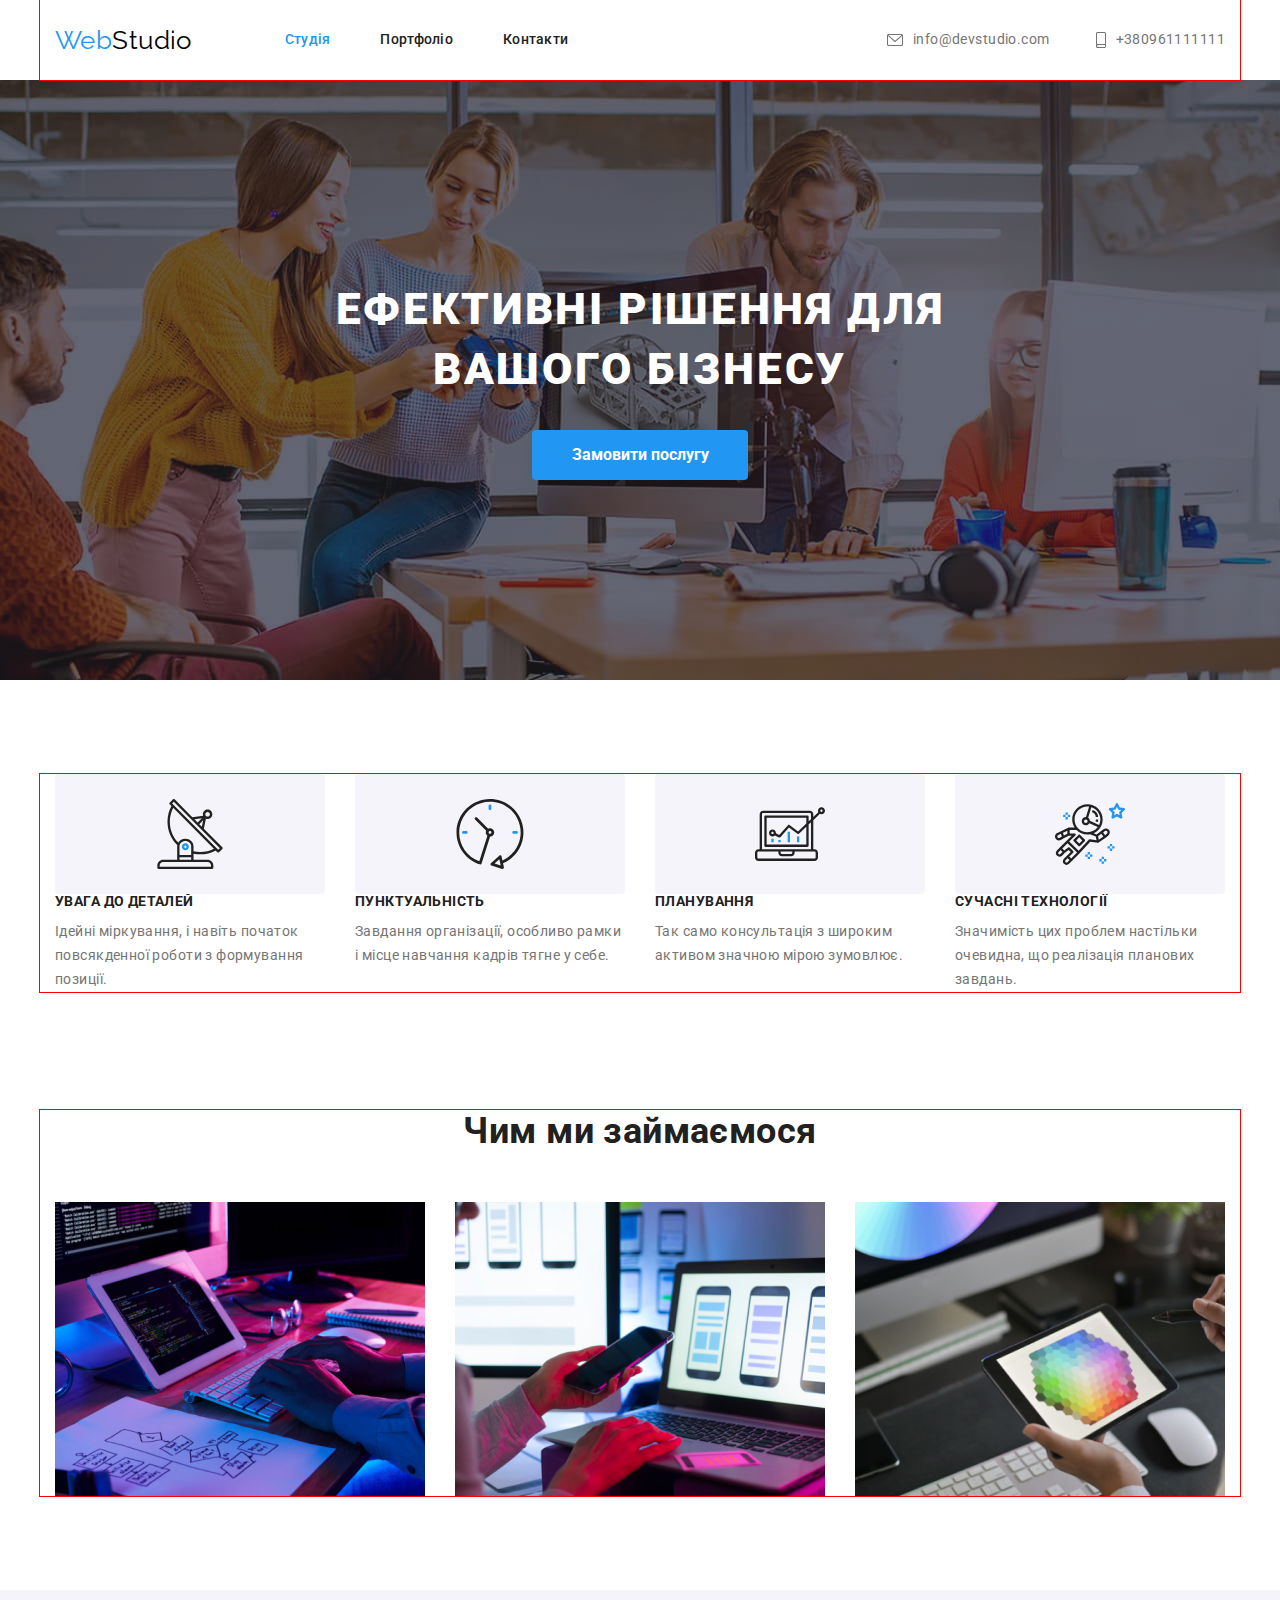
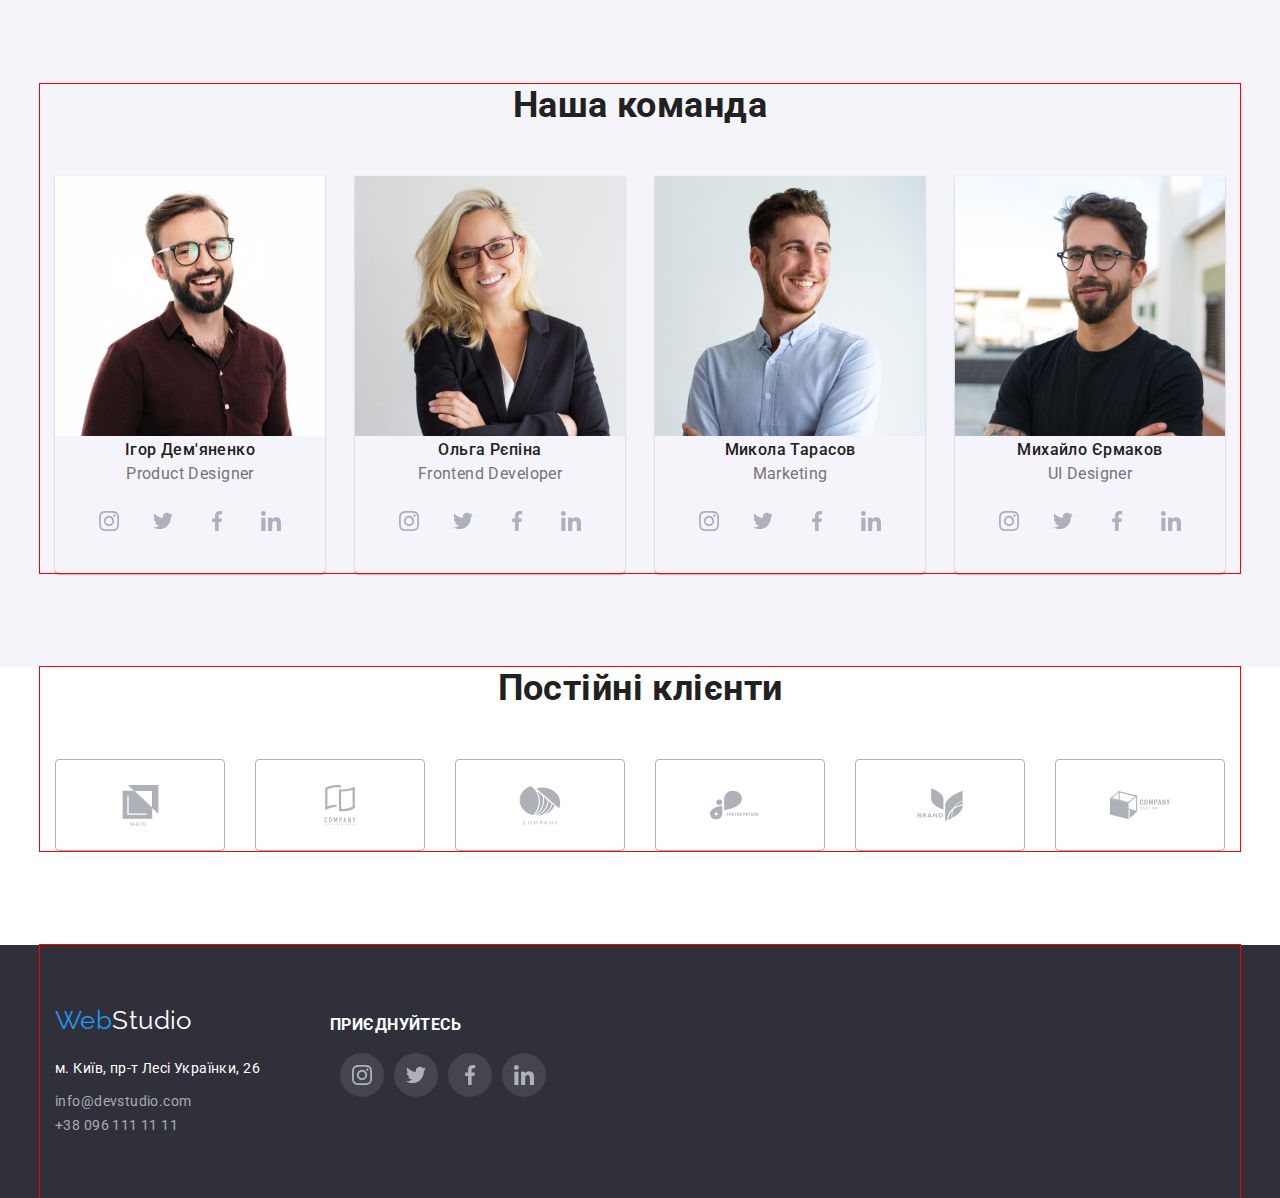
<file: index.html>
<!DOCTYPE html>
<html lang="uk">
  <head>
    <meta charset="UTF-8" />
    <meta http-equiv="X-UA-Compatible" content="IE=edge" />
    <meta name="viewport" content="width=device-width, initial-scale=1.0" />
    <title>Document</title>
    <!-- шрифти -->
    <link rel="preconnect" href="https://fonts.googleapis.com" />
    <link rel="preconnect" href="https://fonts.gstatic.com" crossorigin />
    <link href="https://fonts.googleapis.com/css2?family=Raleway:wght@700&family=Roboto:wght@400;500;700;900&display=swap" rel="stylesheet" />
    <link
      rel="stylesheet"
      href="https://cdnjs.cloudflare.com/ajax/libs/modern-normalize/1.1.0/modern-normalize.min.css"/>
    <link rel="stylesheet" href="./css/styles.css" />
  </head>
  <body>
    <!-- Шапка -->
    <header>
      <div class="main-nav conteiner">
        <a href="./index.html" class="logo">Web<span class="accent">Studio</span></a>
        <nav >
          <ul class="site-nav list">
            <li class="item"><a href="./index.html" class="current link">Студія</a></li>
            <li class="item"><a href="./portfolio.html" class="link">Портфоліо</a></li>
            <li class="item"><a href="" class="link">Контакти</a></li>
          </ul>
        </nav>

        
        <ul class="connection list">
          <li class="item mail">
            <a href="mailto:info@devstudio.com">
              <svg class="cnt-icon"  width="16" height="16" >
                <use href="./images/symbol-defs.svg#icon-mail">
                </use>
              </svg>info@devstudio.com</a>
            </li>

          <li class="item phone">
            <a href="tel:+380961111111">
              <svg class="cnt-icon" width="16px" height="16px" viewBox="-3 0 16 16">
                <use href="./images/symbol-defs.svg#icon-smartphone">
                </use>
              </svg>+380961111111</a>
            </li>


        </ul>
      </div>
    </header>
    <main>
      <!-- герой -->
      <div>
        <section class="hero">
          <h1 class="hero-title">
            Ефективні рішення для <br />
            вашого бізнесу
          </h1>
          <button type="button" class="button">Замовити послугу</button>
        </section>
      </div>

      <!-- переваги(прихований заголовок) -->

      <section >
        <div class="conteiner">
          <!-- <h2 class="section-title">Переваги</h2> -->
        <ul class="feature list">
          <li class="feature-content">
            <div class="wrapper"><svg class="icon">
                <use href="./images/symbol-defs.svg#icon-antenna">
                </use>
              </svg></div>
            <h3 class="title">УВАГА ДО ДЕТАЛЕЙ</h3>
            <p class="text">Ідейні міркування, і навіть початок повсякденної роботи з формування позиції.</p>
          </li>
          <li class="feature-content">
            <div class="wrapper"><svg class="icon">
                <use href="./images/symbol-defs.svg#icon-clock">
                </use>
              </svg></div>
            <h3 class="title">ПУНКТУАЛЬНІСТЬ</h3>
            <p class="text">Завдання організації, особливо рамки і місце навчання кадрів тягне у себе.</p>
          </li>
          <li class="feature-content">
            <div class="wrapper"><svg class="icon">
                <use href="./images/symbol-defs.svg#icon-diagram">
                </use>
              </svg></div>
            <h3 class="title">ПЛАНУВАННЯ</h3>
            <p class="text">Так само консультація з широким активом значною мірою зумовлює.</p>
          </li>
          <li class="feature-content">
            <div class="wrapper"><svg class="icon">
                <use href="./images/symbol-defs.svg#icon-astronaut">
                </use>
              </svg></div>
            <h3 class="title">СУЧАСНІ ТЕХНОЛОГІЇ</h3>
            <p class="text">Значимість цих проблем настільки очевидна, що реалізація планових завдань.</p>
          </li>
        </ul>
        </div>
        
      </section>
      <!-- Рід занять -->

      <section class="section">
        <div class="conteiner">
          <h2 class="section-title">Чим ми займаємося</h2>
        <ul class="foto list">
          <li>
            <a href="https://kvshop.com.ua/">
              <img src="./images/foto_section/img.png" alt="Прорамування" width="370" />
            </a>
            <div class="subtitle">
            <span>десктопні Додатки</span>
            </div>
          </li>
          <li>
            <a href="https://kvshop.com.ua/">
              <img src="./images/foto_section/img-(1).png" alt="Мобільна розробка" width="370" />
            </a>
            <div class="subtitle">
            <span>Мобільні додатки</span>
            </div>
          </li>
          <li>
            <a href="https://kvshop.com.ua/">
              <img src="./images/foto_section/img-(2).png" alt="Веб дизайн" width="370"/>
              <div class="subtitle">
            <span>Дизайнерські рішення</span>
            </div>
            </a>
          </li>
        </div>
        
      </section>

      <!-- Команда -->
      <section class="team">
        <div class="conteiner">
          <h2 class="section-title">Наша команда</h2>
        <ul class="team-list list">
          <li class="team-card">
            <img src="./images/foto-coach/img_Igor.jpg" alt="вчитель чоловік" width="270" />
            <h3 class="name-person">Ігор Дем'яненко</h3>
            <p lang="en" class="position">Product Designer</p>
            <ul class="socials list">
              <li><a href="https://www.instagram.com/"><svg class="icon"><use href="./images/symbol-defs.svg#icon-instagram"></use> </svg></a></li>
              <li><a href="https://twitter.com/"><svg class="icon"><use href="./images/symbol-defs.svg#icon-twitter"></use> </svg></a></li>
              <li><a href="https://www.facebook.com/"><svg class="icon"><use href="./images/symbol-defs.svg#icon-facebook"></use> </svg></a></li>
              <li><a href="https://www.linkedin.com/"><svg class="icon"><use href="./images/symbol-defs.svg#icon-linkedin"></use> </svg></a></li>
            </ul>
          </li>
          <li class="team-card">
            <img src="./images/foto-coach/img_Olha.jpg" alt="вчитель жінка" width="270" />
            <h3 class="name-person">Ольга Рєпіна</h3>
            <p lang="en" class="position">Frontend Developer</p>
            <ul class="socials list">
              <li><a href="https://www.instagram.com/"><svg class="icon"><use href="./images/symbol-defs.svg#icon-instagram"></use> </svg></a></li>
              <li><a href="https://twitter.com/"><svg class="icon"><use href="./images/symbol-defs.svg#icon-twitter"></use> </svg></a></li>
              <li><a href="https://www.facebook.com/"><svg class="icon"><use href="./images/symbol-defs.svg#icon-facebook"></use> </svg></a></li>
              <li><a href="https://www.linkedin.com/"><svg class="icon"><use href="./images/symbol-defs.svg#icon-linkedin"></use> </svg></a></li>
            </ul>
          </li>
          <li class="team-card">
            <img src="./images/foto-coach/img_Mykola.jpg" alt="вчитель чоловік" width="270" />
            <h3 class="name-person">Микола Тарасов</h3>
            <p lang="en" class="position">Marketing</p>
            <ul class="socials list">
              <li><a href="https://www.instagram.com/"><svg class="icon"><use href="./images/symbol-defs.svg#icon-instagram"></use> </svg></a></li>
              <li><a href="https://twitter.com/"><svg class="icon"><use href="./images/symbol-defs.svg#icon-twitter"></use> </svg></a></li>
              <li><a href="https://www.facebook.com/"><svg class="icon"><use href="./images/symbol-defs.svg#icon-facebook"></use> </svg></a></li>
              <li><a href="https://www.linkedin.com/"><svg class="icon"><use href="./images/symbol-defs.svg#icon-linkedin"></use> </svg></a></li>
            </ul>
          </li>
          <li class="team-card">
            <img src="./images/foto-coach/img_Mykhaylo.jpg" alt="вчитель чоловік" width="270" />
            <h3 class="name-person">Михайло Єрмаков</h3>
            <p lang="en" class="position">UI Designer</p>
            <ul class="socials list">
              <li><a href="https://www.instagram.com/"><svg class="icon"><use href="./images/symbol-defs.svg#icon-instagram"></use></svg></a></li>
              <li><a href="https://twitter.com/"><svg class="icon"><use href="./images/symbol-defs.svg#icon-twitter"></use> </svg></a></li>
              <li><a href="https://www.facebook.com/"><svg class="icon"><use href="./images/symbol-defs.svg#icon-facebook"></use></svg></a></li>
              <li><a href="https://www.linkedin.com/"><svg class="icon"><use href="./images/symbol-defs.svg#icon-linkedin"></use></svg></a></li>
            </ul>
          </li>
        </ul>
        </div>
       
      </section>
    </main>

    <section>
    <div class="conteiner">
    <h2 class="section-title">Постійні клієнти</h2>
    <ul class="clients list">
      <li><a href=""><svg class="clients-icon" width="41" height="47"><use href="./images/symbol-defs.svg#icon-ya-go"></use></svg></a></li>
      <li><a href=""><svg class="clients-icon" width="40px" height="52px"><use href="./images/symbol-defs.svg#icon-tagline"></use></svg></a></li>
      <li><a href=""><svg class="clients-icon" width="44px" height="42px"><use href="./images/symbol-defs.svg#icon-company"></use></svg></a></li>
      <li><a href=""><svg class="clients-icon" width="106px" height="60px"><use href="./images/symbol-defs.svg#icon-foster"></use></svg></a></li>
      <li><a href=""><svg class="clients-icon" width="62.54px" height="45.43px"><use href="./images/symbol-defs.svg#icon-brand"></use></svg></a></li>
      <li><a href=""><svg class="clients-icon" width="106" height="60px"><use href="./images/symbol-defs.svg#icon-tag-line"></use></svg></a></li>
    </ul>
    </div>
    </section>

    <!-- Підвал -->
    <footer class="footer">
      <div class="conteiner">
        <div class="adres">
            <a href="./index.html" class="logo">Web<span class="accentnew">Studio</span></a>
             <address>
               <p class="fiz-address">м. Київ, пр-т Лесі Українки, 26</p>
               <a href="mailto:info@devstudio.com" class="link-footer list">info@devstudio.com</a>
               <br />
               <a href="tell:+38 096 111 11 11" class="link-footer list">+38 096 111 11 11</a>
              </address>
              </div>
              <div class="socials-footer">
                <h3>Приєднуйтесь</h3>
                <ul class="socials list">
              <li><a href="https://www.instagram.com/"><svg class="icon"><use href="./images/symbol-defs.svg#icon-instagram"></use></svg></a></li>
              <li><a href="https://twitter.com/"><svg class="icon"><use href="./images/symbol-defs.svg#icon-twitter"></use> </svg></a></li>
              <li><a href="https://www.facebook.com/"><svg class="icon"><use href="./images/symbol-defs.svg#icon-facebook"></use></svg></a></li>
              <li><a href="https://www.linkedin.com/"><svg class="icon"><use href="./images/symbol-defs.svg#icon-linkedin"></use></svg></a></li>
               </ul>
              </div>
      </div>
    </footer>
  </body>
</html>
</file>
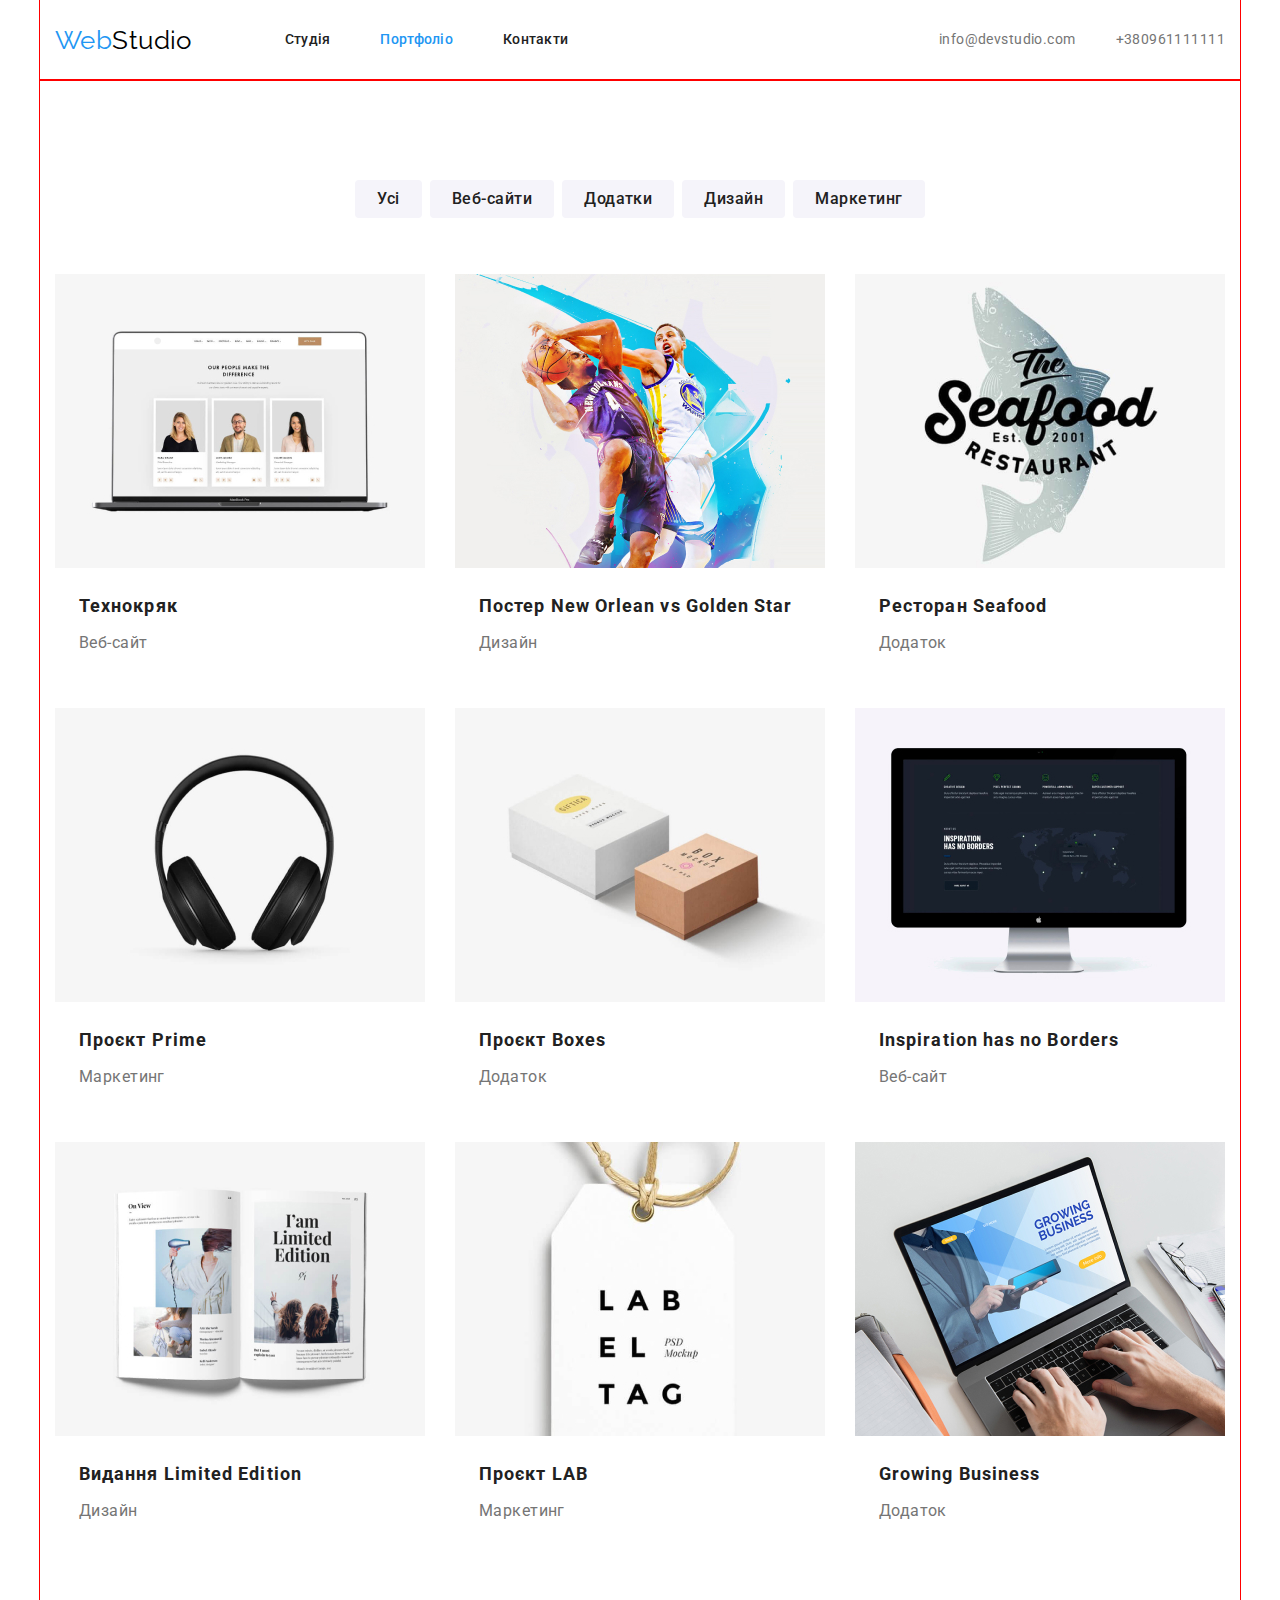
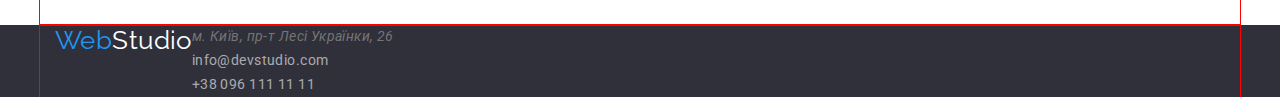
<file: portfolio.html>
<!DOCTYPE html>
<html lang="uk">
  <head>
    <meta charset="UTF-8" />
    <meta http-equiv="X-UA-Compatible" content="IE=edge" />
    <meta name="viewport" content="width=device-width, initial-scale=1.0" />
    <title>Document</title>
    <!-- шрифти -->
    <link rel="preconnect" href="https://fonts.googleapis.com" />
    <link rel="preconnect" href="https://fonts.gstatic.com" crossorigin />
    <link href="https://fonts.googleapis.com/css2?family=Raleway:wght@700&family=Roboto:wght@400;500;700;900&display=swap" rel="stylesheet" />
    <link rel="stylesheet" href="https://cdnjs.cloudflare.com/ajax/libs/modern-normalize/1.1.0/modern-normalize.min.css" />
    <link rel="stylesheet" href="./css/styles.css" />
  </head>
  <body>
    <!-- Шапка -->
    <header>
      <div class="main-nav conteiner">
        <a href="./index.html" class="logo">Web<span class="accent">Studio</span></a>
        <nav>
          <ul class="site-nav list">
            <li class="item"><a href="./index.html" class="link">Студія</a></li>
            <li class="item"><a href="./portfolio.html" class="current link">Портфоліо</a></li>
            <li class="item"><a href="" class="link">Контакти</a></li>
          </ul>
        </nav>

        <ul class="connection list">
          <li class="item">
            <a href="mailto:info@devstudio.com">info@devstudio.com</a>
          </li>
          <li class="item"><a href="tel:+380961111111">+380961111111</a></li>
        </ul>
      </div>
    </header>

    <main>
      <div class="conteiner">
        <section class="main-project">
          <!-- <h1>Приклади робіт</h1> -->
          <div class="buttonALL">
            <button type="button" class="buttonTabs">Усі</button>
            <button type="button" class="buttonTabs">Веб-сайти</button>
            <button type="button" class="buttonTabs">Додатки</button>
            <button type="button" class="buttonTabs">Дизайн</button>
            <button type="button" class="buttonTabs">Маркетинг</button>
          </div>
          <ul class="project list">
            <li class="item">
              <div class="wrapper">
                <img src="./images/img-portfolio/img1.jpg" alt="Веб сайт" width="370" />
                <p class="content">
                  Ресурс пропонує комплексні пропозиції з різним рівнем функціоналу та сервісів. Все це дозволить відвідувачу отримати вичерпні
                  відомості про компанію чи приватну особу.
                </p>
              </div>
              <h2 class="title">Технокряк</h2>
              <p class="typography">Веб-сайт</p>
            </li>

            <li class="item">
              <div class="wrapper">
                <img src="./images/img-portfolio/img2.jpg" alt="Баскетбол" width="370" />
                <p class="content">
                  Ресурс пропонує комплексні пропозиції з різним рівнем функціоналу та сервісів. Все це дозволить відвідувачу отримати вичерпні
                  відомості про компанію чи приватну особу.
                </p>
              </div>
              <h2 class="title">Постер New Orlean vs Golden Star</h2>
              <p class="typography">Дизайн</p>
            </li>

            <li class="item">
              <div class="wrapper">
                <img src="./images/img-portfolio/img3.jpg" alt="Риба-хижак" width="370" />
                <p class="content">
                  Ресурс пропонує комплексні пропозиції з різним рівнем функціоналу та сервісів. Все це дозволить відвідувачу отримати вичерпні
                  відомості про компанію чи приватну особу.
                </p>
              </div>
              <h2 class="title">Ресторан Seafood</h2>
              <p class="typography">Додаток</p>
            </li>

            <li class="item">
              <div class="wrapper">
                <img src="./images/img-portfolio/img4.jpg" alt="Навушники" width="370" />
                <p class="content">
                  Ресурс пропонує комплексні пропозиції з різним рівнем функціоналу та сервісів. Все це дозволить відвідувачу отримати вичерпні
                  відомості про компанію чи приватну особу.
                </p>
              </div>
              <h2 class="title">Проєкт Prime</h2>
              <p class="typography">Маркетинг</p>
            </li>

            <li class="item">
              <div class="wrapper">
                <img src="./images/img-portfolio/img5.jpg" alt="Коробки" width="370" />
                <p class="content">
                  Ресурс пропонує комплексні пропозиції з різним рівнем функціоналу та сервісів. Все це дозволить відвідувачу отримати вичерпні
                  відомості про компанію чи приватну особу.
                </p>
              </div>
              <h2 class="title">Проєкт Boxes</h2>
              <p class="typography">Додаток</p>
            </li>

            <li class="item">
              <div class="wrapper">
                <img src="./images/img-portfolio/img6.jpg" alt="Монітор" width="370" />
                <p class="content">
                  Ресурс пропонує комплексні пропозиції з різним рівнем функціоналу та сервісів. Все це дозволить відвідувачу отримати вичерпні
                  відомості про компанію чи приватну особу.
                </p>
              </div>
              <h2 class="title">Inspiration has no Borders</h2>
              <p class="typography">Веб-сайт</p>
            </li>

            <li class="item">
              <div class="wrapper">
                <img src="./images/img-portfolio/img7.jpg" alt="Журнал" width="370" />
                <p class="content">
                  Ресурс пропонує комплексні пропозиції з різним рівнем функціоналу та сервісів. Все це дозволить відвідувачу отримати вичерпні
                  відомості про компанію чи приватну особу.
                </p>
              </div>
              <h2 class="title">Видання Limited Edition</h2>
              <p class="typography">Дизайн</p>
            </li>

            <li class="item">
              <div class="wrapper">
                <img src="./images/img-portfolio/img8.jpg" alt="Бірка" width="370" />
                <p class="content">
                  Ресурс пропонує комплексні пропозиції з різним рівнем функціоналу та сервісів. Все це дозволить відвідувачу отримати вичерпні
                  відомості про компанію чи приватну особу.
                </p>
              </div>
              <h2 class="title">Проєкт LAB</h2>
              <p class="typography">Маркетинг</p>
            </li>

            <li class="item">
              <div class="wrapper">
                <img src="./images/img-portfolio/img9.jpg" alt="Ноутбук" width="370" />
                <p class="content">
                  Ресурс пропонує комплексні пропозиції з різним рівнем функціоналу та сервісів. Все це дозволить відвідувачу отримати вичерпні
                  відомості про компанію чи приватну особу.
                </p>
              </div>
              <h2 class="title">Growing Business</h2>
              <p class="typography">Додаток</p>
            </li>
          </ul>
        </section>
      </div>
    </main>

    <!-- Підвал -->
    <footer class="footer">
      <div class="conteiner">
        <a href="./index.html" class="logo">Web<span class="accentnew">Studio</span></a>
        <address>
          <p>м. Київ, пр-т Лесі Українки, 26</p>
          <a href="mailto:info@devstudio.com" class="link-footer list">info@devstudio.com</a>
          <br />
          <a href="tell:+38 096 111 11 11" class="link-footer list">+38 096 111 11 11</a>
        </address>
      </div>
    </footer>
  </body>
</html>

<!-- kjdklsjgnkkkkkkkkkkkkjdskfjdkfjsodfjodkfldmopjrgreignvsm,/.ankrgnsrjnfjngm m.gnngfskfngdf, -->
</file>
<file: css/styles.css>
:root {
    --primary-text-color: #757575;
    --title-text-color: #212121;
    --accent-color: #2196f3;
    --primary-bg-color: #ffffff;
    --two-bg-color:#F5F4FA;
    --icon-color:#afb1b8;
}

/* body {
    margin: 0;
    font-family: -apple-system, BlinkMacSystemFont, 'Segoe UI', 'Roboto', 'Oxygen',
        'Ubuntu', 'Cantarell', 'Fira Sans', 'Droid Sans', 'Helvetica Neue',
        sans-serif;
    -webkit-font-smoothing: antialiased;
    -moz-osx-font-smoothing: grayscale;
}

body,
html {
    height: 100%;
} */

h1,
h2,
h3,
h4,
h5,
h6,
p,
ul {
    margin: 0;
    padding: 0;
}


body {
    
    margin: 0;
    background-color: var(--primary-bg-color);
    color: var(--primary-text-color);
    font-family: Roboto, sans-serif;
    font-size: 14px;
    line-height: 1.71;
                letter-spacing: 0.03em;

                /* не знаю чи потрібно */
                /* width: 1600px; */


}


/* Утіліті */

img{
    display: block;
    max-width: 100%;
}

.list{
    list-style: none;
    margin: 0;
    padding: 0;
}

.link{
    color: var(--primary-text-color);
    text-decoration: none;
}


/* Site-naw */


.conteiner{
    width: 1200px;
    padding-left: 15px;
    padding-right: 15px;
    margin-left: auto;
    margin-right: auto;
    outline: 1px solid red;
}


.logo {
    font-family: 'Raleway';
    font-size: 26px;
    line-height: 1.19;
    color: var(--accent-color);
    text-decoration: none;
   
}

.accent {
    color: #000000;
}


.site-nav .link {
    padding-top:32px;
    padding-bottom: 32px;
    display: block;

    color: var(--title-text-color);
    font-weight: 500;
    font-size: 14px;
    line-height: 1.14;
    letter-spacing: 0.02em;
    text-decoration: none;

}

.site-nav{
    display: flex;
    margin-left: 93px;
    
}

.site-nav .item+.item {
    margin-left: 50px;
}

.site-nav .link:hover,
.site-nav .link:focus {
    color: var(--accent-color);
}

.site-nav .link.current {
    color: var(--accent-color);
}

.connection a {
    display:flex;
    color: var(--primary-text-color);
    text-decoration: none;
    align-items: center;
    
}

.connection .item + .item{
    margin-left: 40px;
}

.connection .item a:hover,
.connection .item a:focus{
    color: var(--accent-color);
}

.main-nav {
   display: flex; 
   align-items: center;
    
}

.connection{
    display: flex;
    align-items: center;
    margin-left: auto;
    
}

.cnt-icon{
    margin-right: 10px;
}





/* Герой */




.hero{
   
    text-align: center;
    margin-bottom: 94px;
    max-width: 1600px;
    height: 600px;
    background: #2F303A;
    background-image: linear-gradient( to right,
        rgba(47, 48, 58, 0.4),
        rgba(47, 48, 58, 0.4)
        ),
    url(../images/fon-img.jpg);
    
    margin-left: auto;
    margin-right: auto;
    background-position: center;
    
}

.button{
    color: var(--primary-bg-color);
    background-color: var(--accent-color);
    cursor: pointer;
    font-family: inherit;
    padding: 10px 24px;
    border: none;
    min-width: 216px;
    text-align: center;

    font-weight: 700;
    font-size: 16px;
    line-height: 1.87;
    text-decoration: none;
     border-radius: 4px;

     
        
}

.hero-title{
    
     font-weight: 900;
     font-size: 44px;
     line-height: 1.36;
     letter-spacing: 0.06em;
     text-transform: uppercase;
    padding-top: 200px;
     margin-bottom: 30px;
     color: var(--primary-bg-color);
}





/*  Main */

.section-title{
    margin-bottom: 50px;
    margin-top: 0;
    font-weight: 700;
    font-size: 36px;
    line-height: 1.17;
    text-align: center;
    color: var(--title-text-color);
}

/* section 1 */

.feature-content{
    margin-right: 30px;
    width: 270px;
}

.feature-content:nth-child(4){
    margin-right: 0;
}

/* .feature-content::before{
    content: '';
    display: block;
    height: 120px; */
    /* background-image: url(../images/icon/antenna.png),
     linear-gradient(to right,
            var(--two-bg-color),
            var(--two-bg-color)); */
    /* background-repeat:no-repeat;
    background-position: center;
    margin-bottom: 30px;
    border-radius: 4px;
    background-color: var(--two-bg-color);
} */

/* іконки */

.feature-content .wrapper{
    background: var(--two-bg-color);
    width: 270px;
    height: 120px;
    border-radius: 4px;
    display: flex;
    justify-content: center;
    align-items: center;
 
}

.wrapper .icon{
    width: 70px;
    height: 70px;
    
}


.feature .title {
    color: var(--title-text-color);
    font-weight: 700;
    font-size: 14px;
    line-height: 1.14;
    text-transform: uppercase;
    margin-top: 0;
    margin-bottom: 10px;

}
.feature .text{
    margin-top: 0;
    margin-bottom: 0;
}
.feature{
    display: flex;
    margin-bottom: 0px;
    margin-top: 0;

}




/* section 2 чим ми займаэмося*/ 

.foto{
    
    display: flex;
    justify-content: space-between;
}

.section{
    margin-top: 118px;
    padding-bottom: 94px;
    
}

/* sektion 3 */

.foto li{
    position: relative;
}

.subtitle{
    display: flex;
    justify-content: center;
    align-items: center;
    color: var(--primary-bg-color);
    background: rgba(47, 48, 58, 0.8);
    position: absolute;
    bottom: 0;
    left: 0;
    width: 100%;
    height: 70px;
    opacity: 0;
    pointer-events: none;
}

.subtitle span{
    font-weight: 700;
    text-transform: uppercase;
}

.foto li:hover .subtitle{
    opacity: 1;
}



.team{
    padding-top: 94px;
    padding-bottom: 94px; 
    background-color: var(--two-bg-color);
    
}

.team-card{
    box-shadow: 0px 1px 3px rgba(0, 0, 0, 0.12), 0px 1px 1px rgba(0, 0, 0, 0.14), 0px 2px 1px rgba(0, 0, 0, 0.2);
        border-radius: 0px 0px 4px 4px;
}



.team .name-person{
    color: var(--title-text-color);
    font-weight: 500;
    text-align: center;
    
}

.team .position{
    text-align: center;
    font-size: 16px;
    line-height: 1.19;
    margin-bottom: 16px;
        
}

.team-list{
    display: flex;
        justify-content: space-between;
}

.socials{
    display: flex;
    margin-left:22px;
    margin-bottom: 30px;
}

.socials a{
    display: flex;
    justify-content: center;
    align-items: center;
    height: 44px;
    width: 44px;
    margin-left: 10px;
    border-radius: 50%;
    color: var(--icon-color);
}



.socials .icon{
    width:20px ;
    height:20px;
   fill: currentColor;
}


.socials a:hover{
    background-color: var(--accent-color);
    color: var(--primary-bg-color);
}

.clients{
    display: flex;
    justify-content: space-between;
        
        margin-bottom: 94px;
}

.clients a{
    display: flex;
    box-sizing: border-box;
    justify-content: center;
        align-items: center;
    
    width: 170px;
    height: 92px;
    border: 1px solid #AFB1B8;
    border-radius: 4px;
    color: var(--icon-color);
}

.clients-icon{
    fill:currentColor;
    
}

.clients a:hover{
    color: var(--accent-color);
    border: 1px solid var(--accent-color);
}


/* Підвал */
.footer{
    background-color: #2F303A;
}
.accentnew{
    color: var(--primary-bg-color);
}

.link-footer {
    font-style: normal;
    color: rgba(255, 255, 255, 0.6);
    text-decoration: none;
}

.socials-footer{
    margin-top: 72px;

}

.footer .conteiner{
    display: flex;
}

.adres{
    margin: 60px 70px 60px 0;
}

.fiz-address{
    color: var(--primary-bg-color);
    margin-bottom: 9px; ;
    margin-top:20px;
    font-style: normal;
}

.footer .socials{
    margin: 0;
}


.socials-footer h3{
    color: var(--primary-bg-color);
    text-transform: uppercase;
    line-height: 16px;

}

.footer .socials a{
    margin-top: 20px;
    background-color: rgba(255, 255, 255, 0.1); 
}

/* Порфоліо */

.main-project{
    padding-bottom: 94px;
   
}

.buttonTabs{
    font-family: inherit;
    color: var(--title-text-color);
    background: var(--two-bg-color);
    cursor: pointer;
    font-weight: 500;
    font-size: 16px;
    line-height: 1.63;
    text-align: center;
    letter-spacing: 0.03em;
    padding: 6px 22px;
    border-radius: 4px;
    border: none;
    margin-top: 100px;
    margin-bottom: 56px;
}



.buttonTabs:hover,
.buttonTabs:focus{
    background-color: var(--accent-color);
    color: var(--primary-bg-color);
}

.project .title{
    color: var(--title-text-color);
    font-weight: 700;
    font-size: 18px;
    line-height: 2;
    letter-spacing: 0.06em;
    margin-left: 24px;
    margin-bottom: 4px;
    margin-top: 20px;
    

}

.project .typography{
    font-size: 16px;
    line-height : 1.88;
    margin-left: 24px;
    margin-bottom: 20px;
    
}


.buttonALL{
    display: flex;
    justify-content: center;
}
/* Добавляємо відступи всім  окрім останього */
.buttonALL .buttonTabs:not(:last-child) {
    margin-right: 8px;
}



.project{
    display: flex;
    flex-wrap: wrap;
    margin: -15px;
    
    
}




.project .item{
    flex-basis: calc(100% /3 - 30px);
    /* width: 370px; */
    /* margin-right: 30px;
    margin-bottom: 30px; */
    margin: 15px;
    cursor: pointer;
    
}

.wrapper{
position: relative;
}

.project .item:hover .content{
    opacity: 1;
}

.project .item:hover{
    border: 1px solid #EEEEEE;
    box-shadow: 0px 1px 1px rgba(0, 0, 0, 0.12), 0px 4px 4px rgba(0, 0, 0, 0.06), 1px 4px 6px rgba(0, 0, 0, 0.16);
}
/* .project .item:nth-child(3n) {
    margin-right: 0;
} */

.project .item:nth-last-child(-n + 3){
    margin-bottom: 0;
}

.content{
    position: absolute;
    top: 0;
    left: 0;
    bottom: 0;
    right: 0;
    opacity: 0;
    background-color: rgba(33, 150, 243, 0.9);
    color: var(--primary-bg-color);
    font-size: 18px;
    line-height: 1.55;
    padding: 63px 24px;
}
</file>
